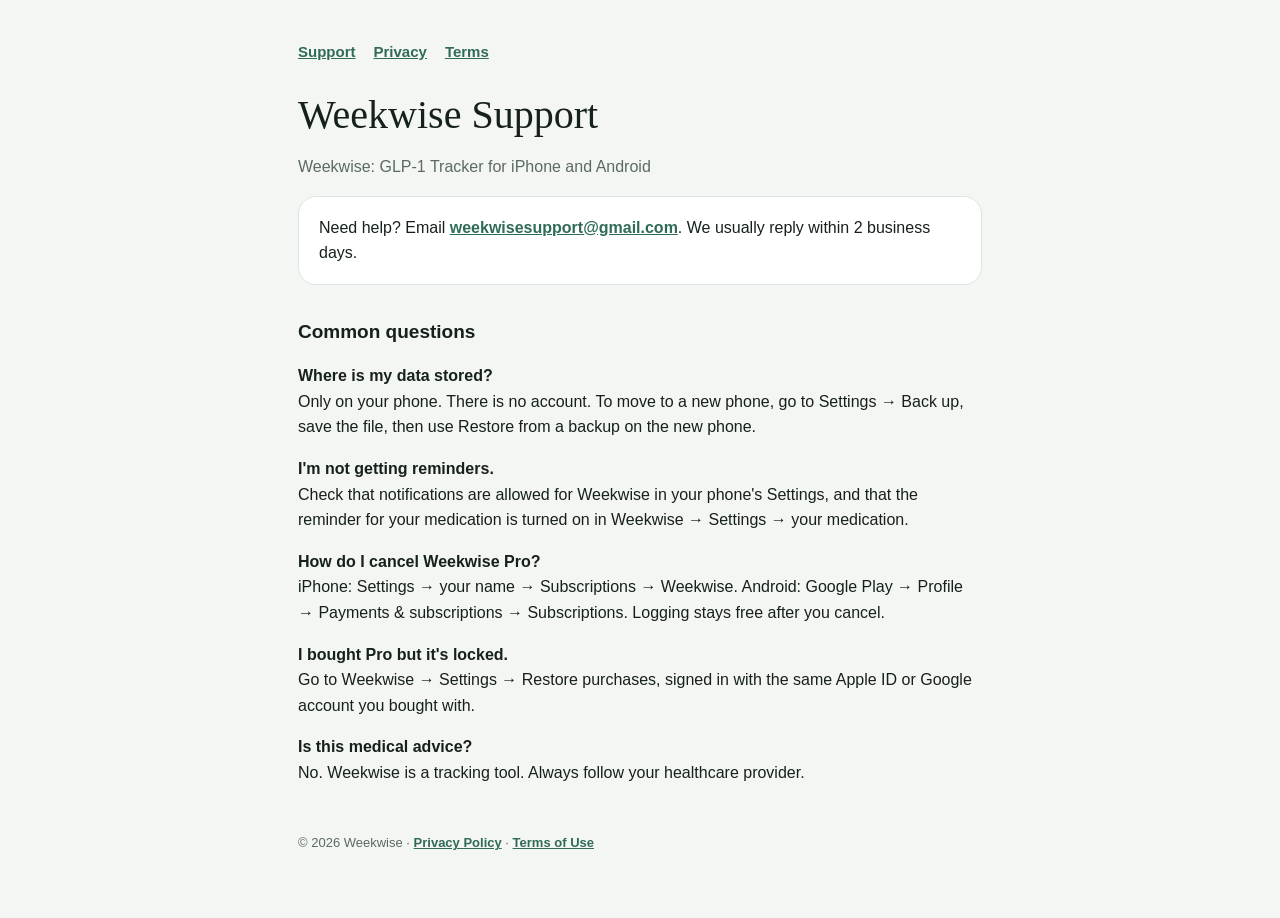
<file: index.html>
<!doctype html>
<html lang="en"><head><meta charset="utf-8"><meta name="viewport" content="width=device-width,initial-scale=1">
<title>Weekwise Support</title><link rel="stylesheet" href="style.css"></head>
<body><main>
<nav><a href="index.html">Support</a><a href="privacy.html">Privacy</a><a href="terms.html">Terms</a></nav>
<h1>Weekwise Support</h1>
<p class="muted">Weekwise: GLP-1 Tracker for iPhone and Android</p>
<div class="card">Need help? Email <a href="mailto:weekwisesupport@gmail.com">weekwisesupport@gmail.com</a>. We usually reply within 2 business days.</div>

<h2>Common questions</h2>
<p><strong>Where is my data stored?</strong><br>Only on your phone. There is no account. To move to a new phone, go to Settings → Back up, save the file, then use Restore from a backup on the new phone.</p>
<p><strong>I'm not getting reminders.</strong><br>Check that notifications are allowed for Weekwise in your phone's Settings, and that the reminder for your medication is turned on in Weekwise → Settings → your medication.</p>
<p><strong>How do I cancel Weekwise Pro?</strong><br>iPhone: Settings → your name → Subscriptions → Weekwise. Android: Google Play → Profile → Payments &amp; subscriptions → Subscriptions. Logging stays free after you cancel.</p>
<p><strong>I bought Pro but it's locked.</strong><br>Go to Weekwise → Settings → Restore purchases, signed in with the same Apple ID or Google account you bought with.</p>
<p><strong>Is this medical advice?</strong><br>No. Weekwise is a tracking tool. Always follow your healthcare provider.</p>
<footer>© 2026 Weekwise · <a href="privacy.html">Privacy Policy</a> · <a href="terms.html">Terms of Use</a></footer>
</main></body></html>
</file>
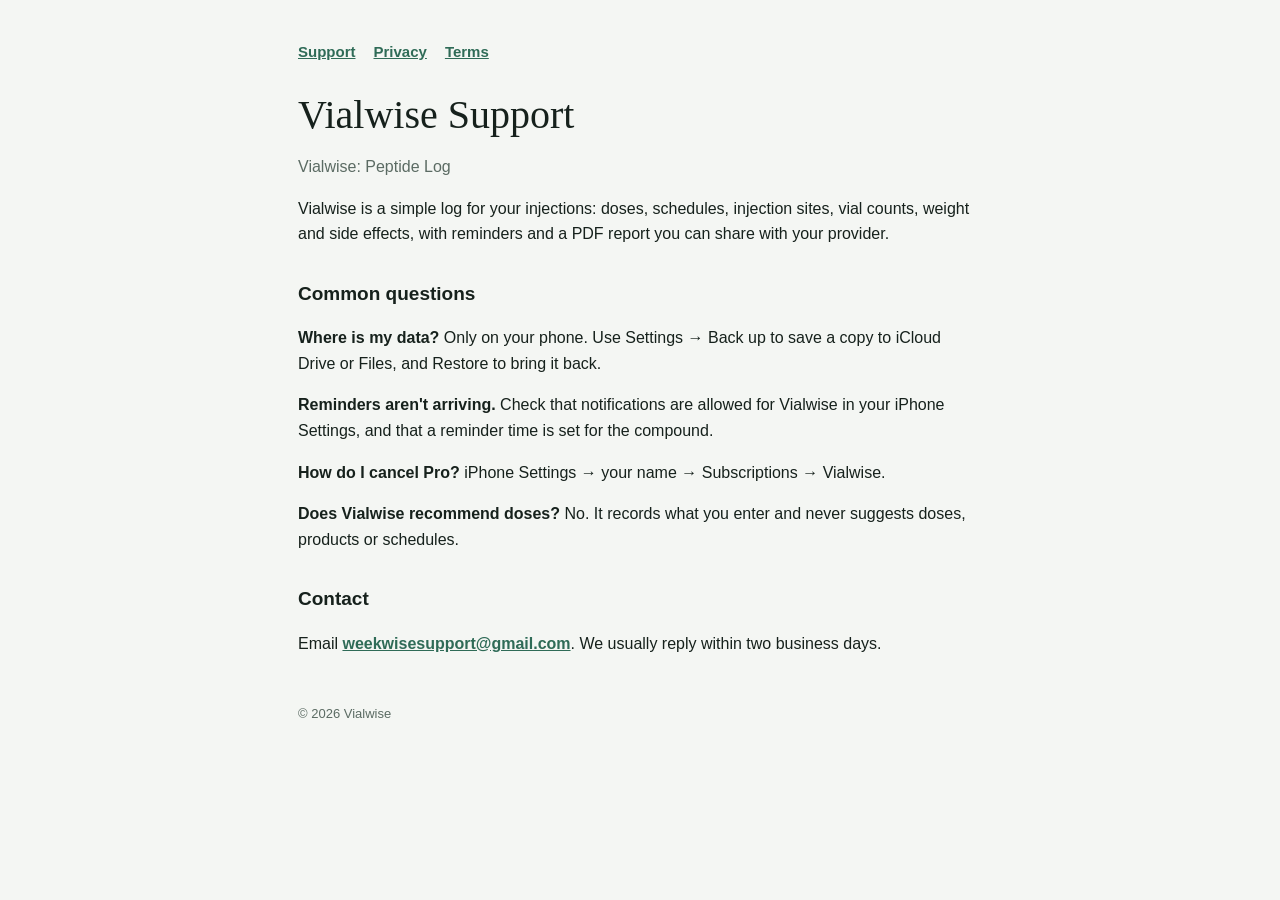
<file: vialwise/index.html>
<!doctype html>
<html lang="en"><head><meta charset="utf-8"><meta name="viewport" content="width=device-width,initial-scale=1">
<title>Vialwise Support</title><link rel="stylesheet" href="style.css"></head>
<body><main>
<nav><a href="index.html">Support</a><a href="privacy.html">Privacy</a><a href="terms.html">Terms</a></nav>
<h1>Vialwise Support</h1>
<p class="muted">Vialwise: Peptide Log</p>
<p>Vialwise is a simple log for your injections: doses, schedules, injection sites, vial counts, weight and side effects, with reminders and a PDF report you can share with your provider.</p>
<h2>Common questions</h2>
<p><strong>Where is my data?</strong> Only on your phone. Use Settings → Back up to save a copy to iCloud Drive or Files, and Restore to bring it back.</p>
<p><strong>Reminders aren't arriving.</strong> Check that notifications are allowed for Vialwise in your iPhone Settings, and that a reminder time is set for the compound.</p>
<p><strong>How do I cancel Pro?</strong> iPhone Settings → your name → Subscriptions → Vialwise.</p>
<p><strong>Does Vialwise recommend doses?</strong> No. It records what you enter and never suggests doses, products or schedules.</p>
<h2>Contact</h2>
<p>Email <a href="mailto:weekwisesupport@gmail.com">weekwisesupport@gmail.com</a>. We usually reply within two business days.</p>
<footer>© 2026 Vialwise</footer>
</main></body></html>
</file>
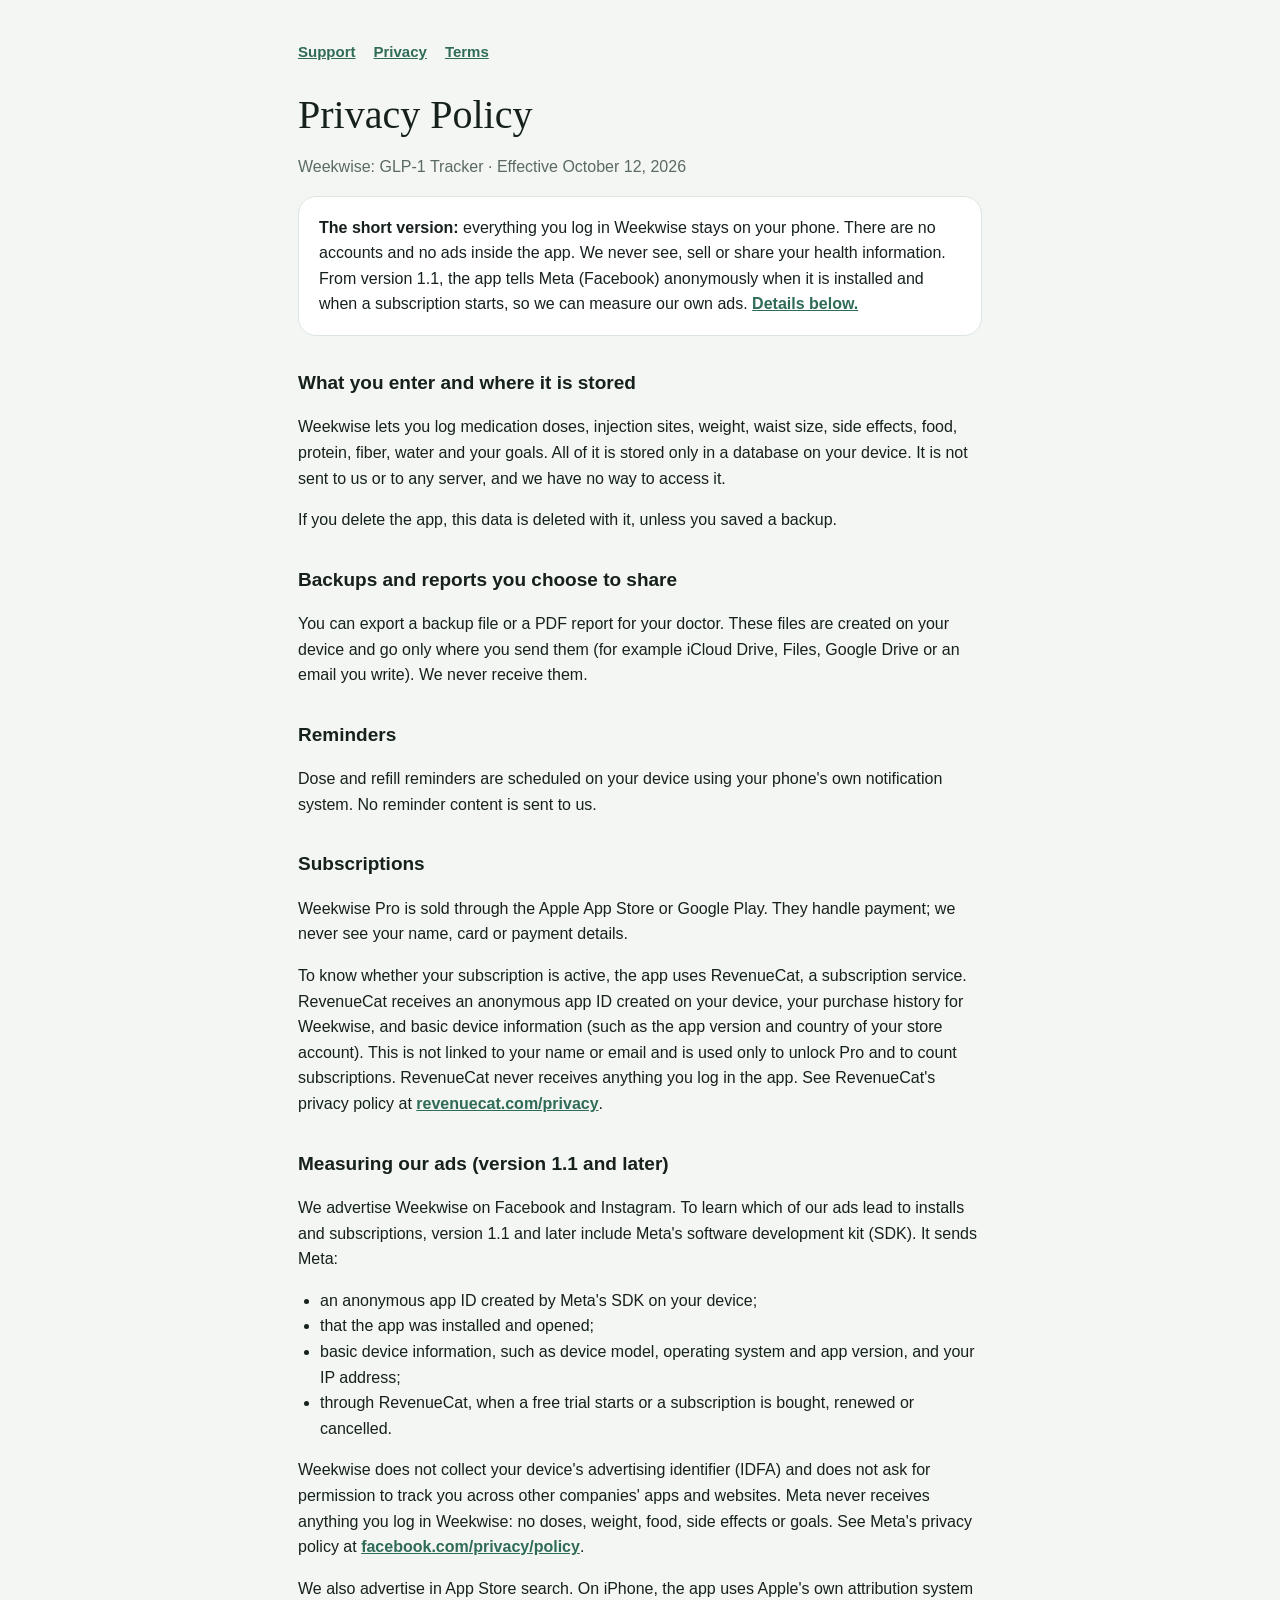
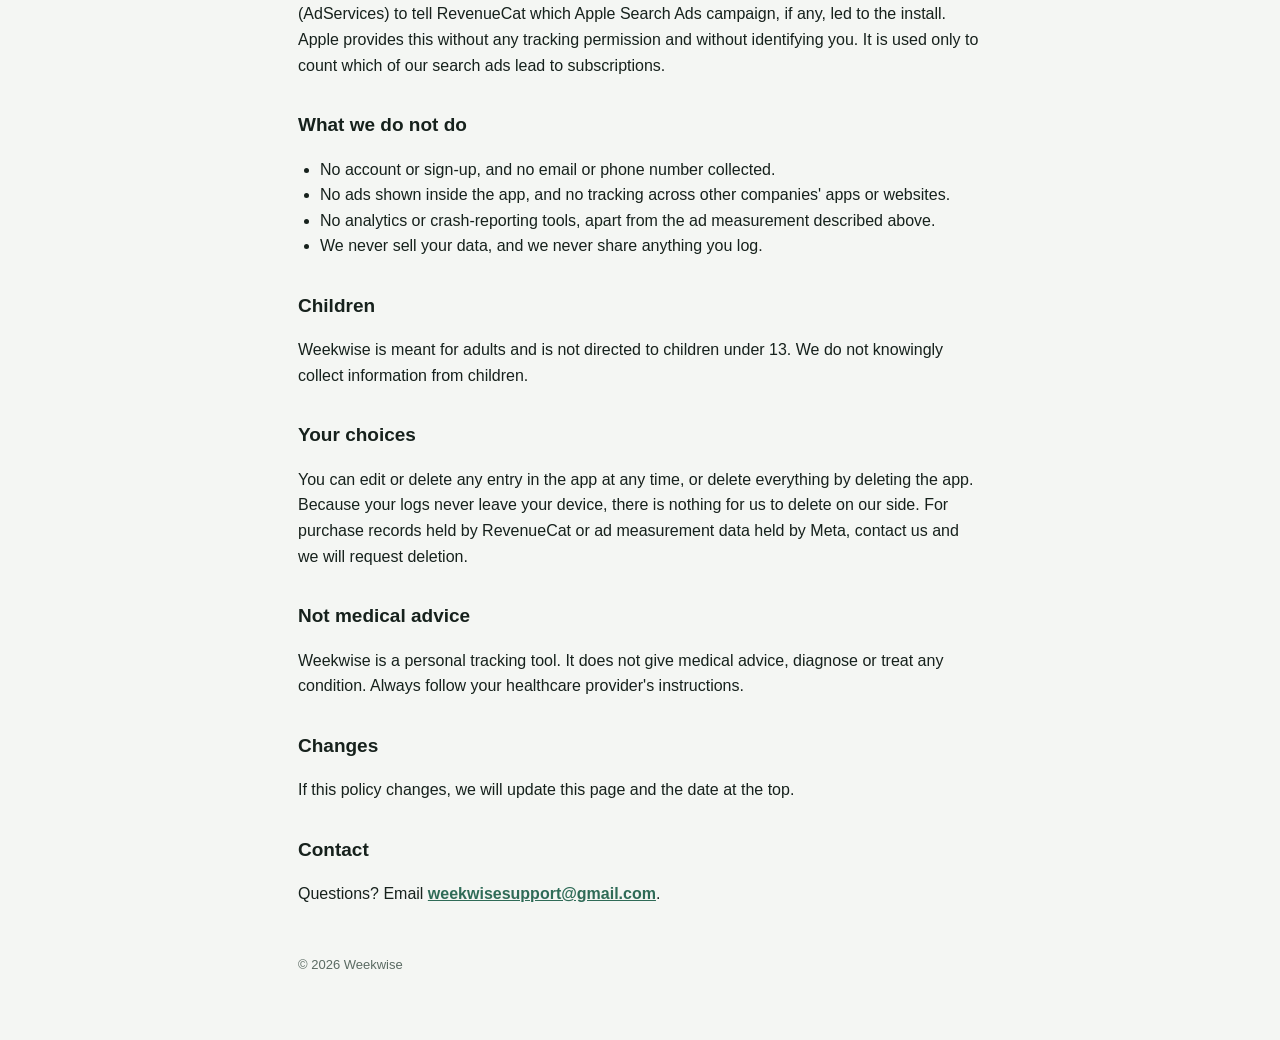
<file: privacy.html>
<!doctype html>
<html lang="en"><head><meta charset="utf-8"><meta name="viewport" content="width=device-width,initial-scale=1">
<title>Weekwise Privacy Policy</title><link rel="stylesheet" href="style.css"></head>
<body><main>
<nav><a href="index.html">Support</a><a href="privacy.html">Privacy</a><a href="terms.html">Terms</a></nav>
<h1>Privacy Policy</h1>
<p class="muted">Weekwise: GLP-1 Tracker · Effective October 12, 2026</p>

<div class="card"><strong>The short version:</strong> everything you log in Weekwise stays on your phone. There are no accounts and no ads inside the app. We never see, sell or share your health information. From version 1.1, the app tells Meta (Facebook) anonymously when it is installed and when a subscription starts, so we can measure our own ads. <a href="#ads">Details below.</a></div>

<h2>What you enter and where it is stored</h2>
<p>Weekwise lets you log medication doses, injection sites, weight, waist size, side effects, food, protein, fiber, water and your goals. All of it is stored only in a database on your device. It is not sent to us or to any server, and we have no way to access it.</p>
<p>If you delete the app, this data is deleted with it, unless you saved a backup.</p>

<h2>Backups and reports you choose to share</h2>
<p>You can export a backup file or a PDF report for your doctor. These files are created on your device and go only where you send them (for example iCloud Drive, Files, Google Drive or an email you write). We never receive them.</p>

<h2>Reminders</h2>
<p>Dose and refill reminders are scheduled on your device using your phone's own notification system. No reminder content is sent to us.</p>

<h2>Subscriptions</h2>
<p>Weekwise Pro is sold through the Apple App Store or Google Play. They handle payment; we never see your name, card or payment details.</p>
<p>To know whether your subscription is active, the app uses RevenueCat, a subscription service. RevenueCat receives an anonymous app ID created on your device, your purchase history for Weekwise, and basic device information (such as the app version and country of your store account). This is not linked to your name or email and is used only to unlock Pro and to count subscriptions. RevenueCat never receives anything you log in the app. See RevenueCat's privacy policy at <a href="https://www.revenuecat.com/privacy">revenuecat.com/privacy</a>.</p>

<h2 id="ads">Measuring our ads (version 1.1 and later)</h2>
<p>We advertise Weekwise on Facebook and Instagram. To learn which of our ads lead to installs and subscriptions, version 1.1 and later include Meta's software development kit (SDK). It sends Meta:</p>
<ul>
<li>an anonymous app ID created by Meta's SDK on your device;</li>
<li>that the app was installed and opened;</li>
<li>basic device information, such as device model, operating system and app version, and your IP address;</li>
<li>through RevenueCat, when a free trial starts or a subscription is bought, renewed or cancelled.</li>
</ul>
<p>Weekwise does not collect your device's advertising identifier (IDFA) and does not ask for permission to track you across other companies' apps and websites. Meta never receives anything you log in Weekwise: no doses, weight, food, side effects or goals. See Meta's privacy policy at <a href="https://www.facebook.com/privacy/policy">facebook.com/privacy/policy</a>.</p>
<p>We also advertise in App Store search. On iPhone, the app uses Apple's own attribution system (AdServices) to tell RevenueCat which Apple Search Ads campaign, if any, led to the install. Apple provides this without any tracking permission and without identifying you. It is used only to count which of our search ads lead to subscriptions.</p>

<h2>What we do not do</h2>
<ul>
<li>No account or sign-up, and no email or phone number collected.</li>
<li>No ads shown inside the app, and no tracking across other companies&#39; apps or websites.</li>
<li>No analytics or crash-reporting tools, apart from the ad measurement described above.</li>
<li>We never sell your data, and we never share anything you log.</li>
</ul>

<h2>Children</h2>
<p>Weekwise is meant for adults and is not directed to children under 13. We do not knowingly collect information from children.</p>

<h2>Your choices</h2>
<p>You can edit or delete any entry in the app at any time, or delete everything by deleting the app. Because your logs never leave your device, there is nothing for us to delete on our side. For purchase records held by RevenueCat or ad measurement data held by Meta, contact us and we will request deletion.</p>

<h2>Not medical advice</h2>
<p>Weekwise is a personal tracking tool. It does not give medical advice, diagnose or treat any condition. Always follow your healthcare provider's instructions.</p>

<h2>Changes</h2>
<p>If this policy changes, we will update this page and the date at the top.</p>

<h2>Contact</h2>
<p>Questions? Email <a href="mailto:weekwisesupport@gmail.com">weekwisesupport@gmail.com</a>.</p>
<footer>© 2026 Weekwise</footer>
</main></body></html>
</file>
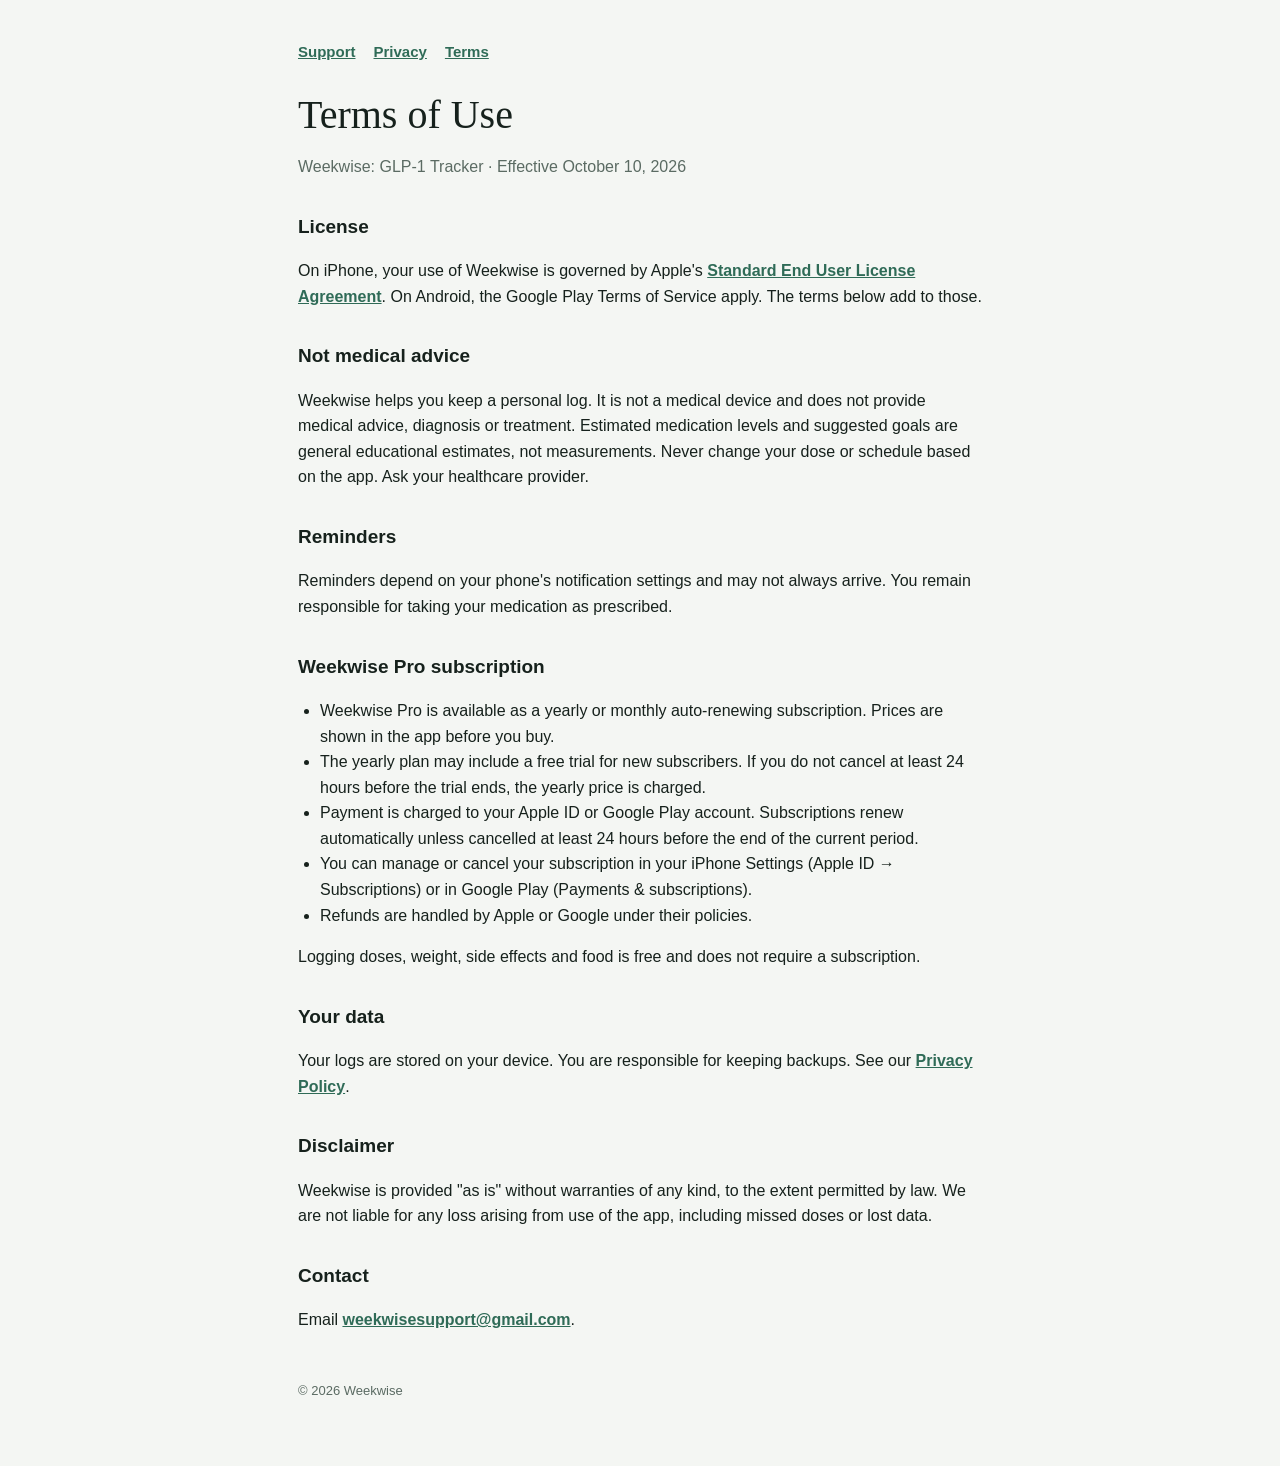
<file: terms.html>
<!doctype html>
<html lang="en"><head><meta charset="utf-8"><meta name="viewport" content="width=device-width,initial-scale=1">
<title>Weekwise Terms of Use</title><link rel="stylesheet" href="style.css"></head>
<body><main>
<nav><a href="index.html">Support</a><a href="privacy.html">Privacy</a><a href="terms.html">Terms</a></nav>
<h1>Terms of Use</h1>
<p class="muted">Weekwise: GLP-1 Tracker · Effective October 10, 2026</p>

<h2>License</h2>
<p>On iPhone, your use of Weekwise is governed by Apple's <a href="https://www.apple.com/legal/internet-services/itunes/dev/stdeula/">Standard End User License Agreement</a>. On Android, the Google Play Terms of Service apply. The terms below add to those.</p>

<h2>Not medical advice</h2>
<p>Weekwise helps you keep a personal log. It is not a medical device and does not provide medical advice, diagnosis or treatment. Estimated medication levels and suggested goals are general educational estimates, not measurements. Never change your dose or schedule based on the app. Ask your healthcare provider.</p>

<h2>Reminders</h2>
<p>Reminders depend on your phone's notification settings and may not always arrive. You remain responsible for taking your medication as prescribed.</p>

<h2>Weekwise Pro subscription</h2>
<ul>
<li>Weekwise Pro is available as a yearly or monthly auto-renewing subscription. Prices are shown in the app before you buy.</li>
<li>The yearly plan may include a free trial for new subscribers. If you do not cancel at least 24 hours before the trial ends, the yearly price is charged.</li>
<li>Payment is charged to your Apple ID or Google Play account. Subscriptions renew automatically unless cancelled at least 24 hours before the end of the current period.</li>
<li>You can manage or cancel your subscription in your iPhone Settings (Apple ID → Subscriptions) or in Google Play (Payments &amp; subscriptions).</li>
<li>Refunds are handled by Apple or Google under their policies.</li>
</ul>
<p>Logging doses, weight, side effects and food is free and does not require a subscription.</p>

<h2>Your data</h2>
<p>Your logs are stored on your device. You are responsible for keeping backups. See our <a href="privacy.html">Privacy Policy</a>.</p>

<h2>Disclaimer</h2>
<p>Weekwise is provided "as is" without warranties of any kind, to the extent permitted by law. We are not liable for any loss arising from use of the app, including missed doses or lost data.</p>

<h2>Contact</h2>
<p>Email <a href="mailto:weekwisesupport@gmail.com">weekwisesupport@gmail.com</a>.</p>
<footer>© 2026 Weekwise</footer>
</main></body></html>
</file>
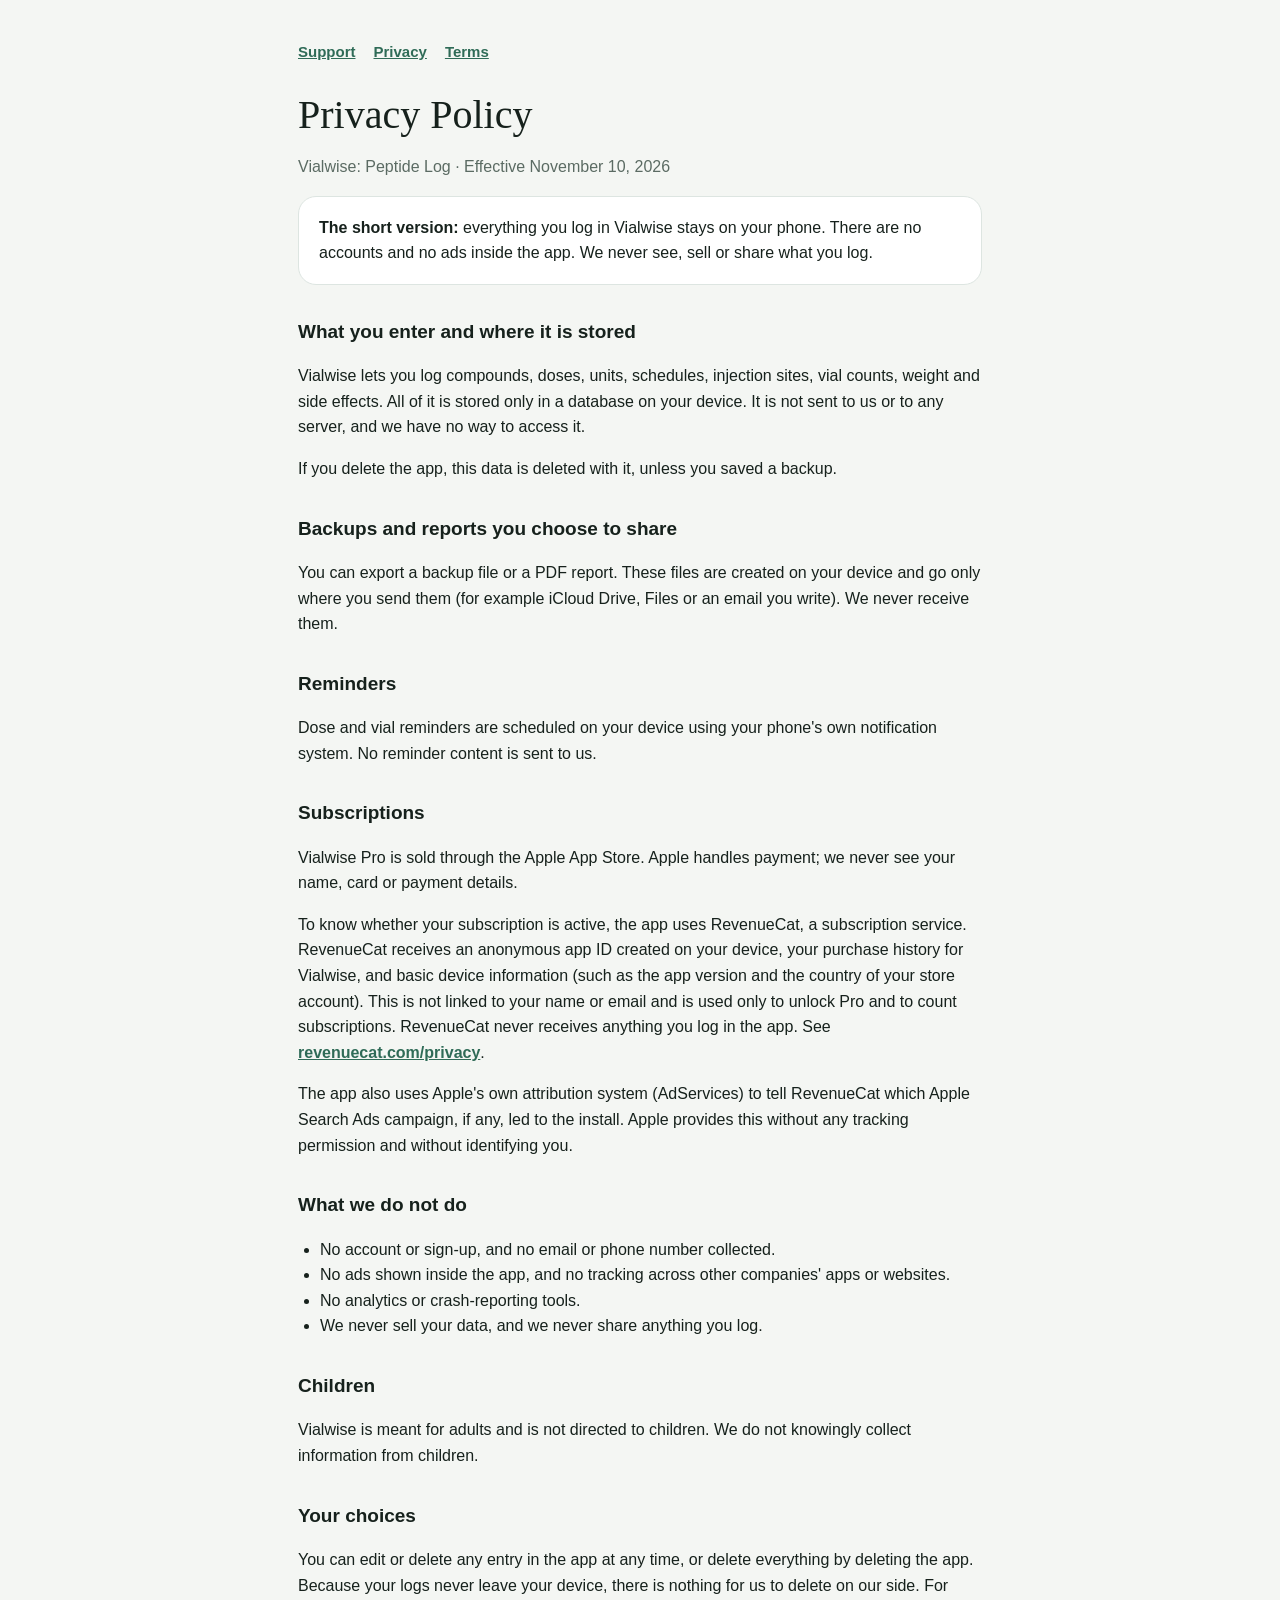
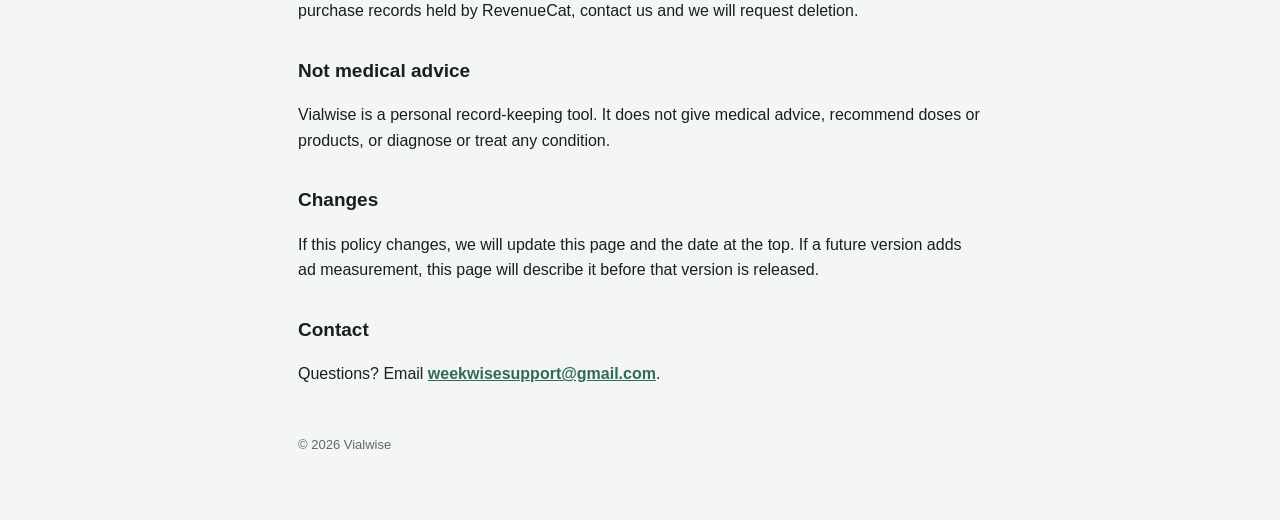
<file: vialwise/privacy.html>
<!doctype html>
<html lang="en"><head><meta charset="utf-8"><meta name="viewport" content="width=device-width,initial-scale=1">
<title>Vialwise Privacy Policy</title><link rel="stylesheet" href="style.css"></head>
<body><main>
<nav><a href="index.html">Support</a><a href="privacy.html">Privacy</a><a href="terms.html">Terms</a></nav>
<h1>Privacy Policy</h1>
<p class="muted">Vialwise: Peptide Log · Effective November 10, 2026</p>

<div class="card"><strong>The short version:</strong> everything you log in Vialwise stays on your phone. There are no accounts and no ads inside the app. We never see, sell or share what you log.</div>

<h2>What you enter and where it is stored</h2>
<p>Vialwise lets you log compounds, doses, units, schedules, injection sites, vial counts, weight and side effects. All of it is stored only in a database on your device. It is not sent to us or to any server, and we have no way to access it.</p>
<p>If you delete the app, this data is deleted with it, unless you saved a backup.</p>

<h2>Backups and reports you choose to share</h2>
<p>You can export a backup file or a PDF report. These files are created on your device and go only where you send them (for example iCloud Drive, Files or an email you write). We never receive them.</p>

<h2>Reminders</h2>
<p>Dose and vial reminders are scheduled on your device using your phone's own notification system. No reminder content is sent to us.</p>

<h2>Subscriptions</h2>
<p>Vialwise Pro is sold through the Apple App Store. Apple handles payment; we never see your name, card or payment details.</p>
<p>To know whether your subscription is active, the app uses RevenueCat, a subscription service. RevenueCat receives an anonymous app ID created on your device, your purchase history for Vialwise, and basic device information (such as the app version and the country of your store account). This is not linked to your name or email and is used only to unlock Pro and to count subscriptions. RevenueCat never receives anything you log in the app. See <a href="https://www.revenuecat.com/privacy">revenuecat.com/privacy</a>.</p>
<p>The app also uses Apple's own attribution system (AdServices) to tell RevenueCat which Apple Search Ads campaign, if any, led to the install. Apple provides this without any tracking permission and without identifying you.</p>

<h2>What we do not do</h2>
<ul>
<li>No account or sign-up, and no email or phone number collected.</li>
<li>No ads shown inside the app, and no tracking across other companies&#39; apps or websites.</li>
<li>No analytics or crash-reporting tools.</li>
<li>We never sell your data, and we never share anything you log.</li>
</ul>

<h2>Children</h2>
<p>Vialwise is meant for adults and is not directed to children. We do not knowingly collect information from children.</p>

<h2>Your choices</h2>
<p>You can edit or delete any entry in the app at any time, or delete everything by deleting the app. Because your logs never leave your device, there is nothing for us to delete on our side. For purchase records held by RevenueCat, contact us and we will request deletion.</p>

<h2>Not medical advice</h2>
<p>Vialwise is a personal record-keeping tool. It does not give medical advice, recommend doses or products, or diagnose or treat any condition.</p>

<h2>Changes</h2>
<p>If this policy changes, we will update this page and the date at the top. If a future version adds ad measurement, this page will describe it before that version is released.</p>

<h2>Contact</h2>
<p>Questions? Email <a href="mailto:weekwisesupport@gmail.com">weekwisesupport@gmail.com</a>.</p>
<footer>© 2026 Vialwise</footer>
</main></body></html>
</file>
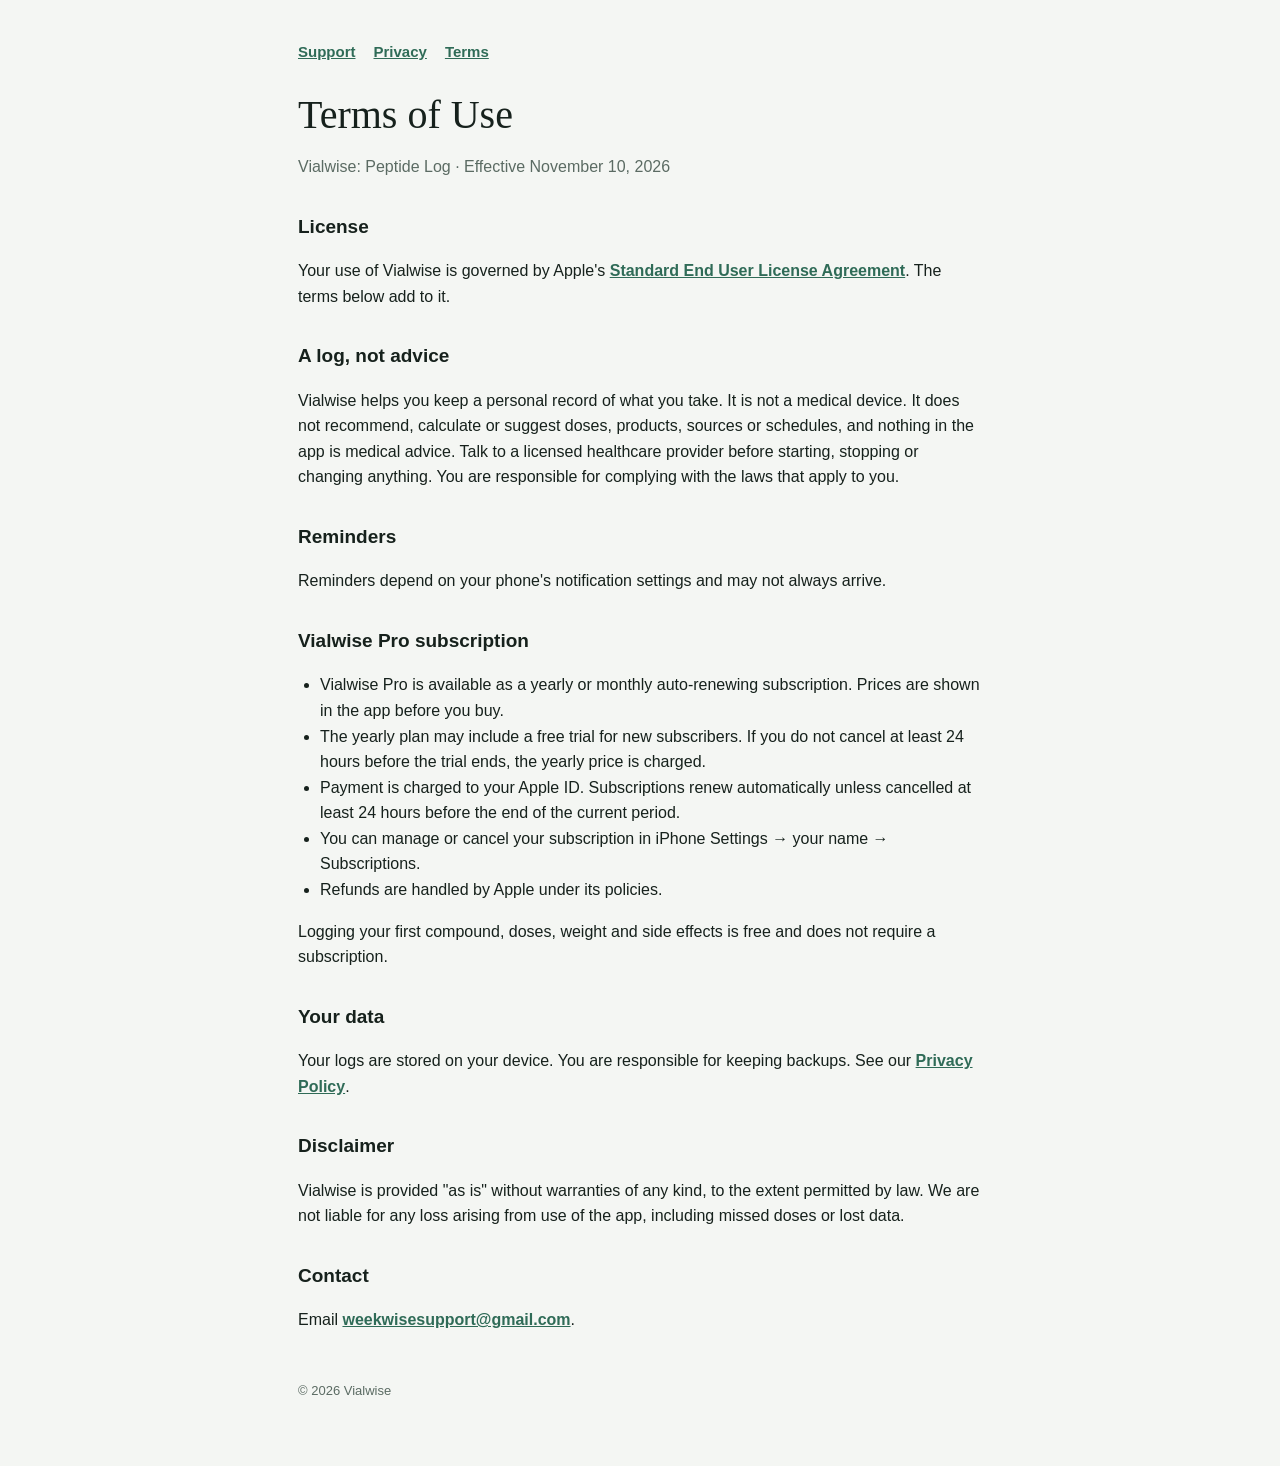
<file: vialwise/terms.html>
<!doctype html>
<html lang="en"><head><meta charset="utf-8"><meta name="viewport" content="width=device-width,initial-scale=1">
<title>Vialwise Terms of Use</title><link rel="stylesheet" href="style.css"></head>
<body><main>
<nav><a href="index.html">Support</a><a href="privacy.html">Privacy</a><a href="terms.html">Terms</a></nav>
<h1>Terms of Use</h1>
<p class="muted">Vialwise: Peptide Log · Effective November 10, 2026</p>

<h2>License</h2>
<p>Your use of Vialwise is governed by Apple's <a href="https://www.apple.com/legal/internet-services/itunes/dev/stdeula/">Standard End User License Agreement</a>. The terms below add to it.</p>

<h2>A log, not advice</h2>
<p>Vialwise helps you keep a personal record of what you take. It is not a medical device. It does not recommend, calculate or suggest doses, products, sources or schedules, and nothing in the app is medical advice. Talk to a licensed healthcare provider before starting, stopping or changing anything. You are responsible for complying with the laws that apply to you.</p>

<h2>Reminders</h2>
<p>Reminders depend on your phone's notification settings and may not always arrive.</p>

<h2>Vialwise Pro subscription</h2>
<ul>
<li>Vialwise Pro is available as a yearly or monthly auto-renewing subscription. Prices are shown in the app before you buy.</li>
<li>The yearly plan may include a free trial for new subscribers. If you do not cancel at least 24 hours before the trial ends, the yearly price is charged.</li>
<li>Payment is charged to your Apple ID. Subscriptions renew automatically unless cancelled at least 24 hours before the end of the current period.</li>
<li>You can manage or cancel your subscription in iPhone Settings → your name → Subscriptions.</li>
<li>Refunds are handled by Apple under its policies.</li>
</ul>
<p>Logging your first compound, doses, weight and side effects is free and does not require a subscription.</p>

<h2>Your data</h2>
<p>Your logs are stored on your device. You are responsible for keeping backups. See our <a href="privacy.html">Privacy Policy</a>.</p>

<h2>Disclaimer</h2>
<p>Vialwise is provided "as is" without warranties of any kind, to the extent permitted by law. We are not liable for any loss arising from use of the app, including missed doses or lost data.</p>

<h2>Contact</h2>
<p>Email <a href="mailto:weekwisesupport@gmail.com">weekwisesupport@gmail.com</a>.</p>
<footer>© 2026 Vialwise</footer>
</main></body></html>
</file>
<file: style.css>
:root{--bg:#f4f6f3;--card:#fff;--ink:#16211c;--muted:#5b6b63;--pine:#2f6b57;--line:#dde5e1}
@media (prefers-color-scheme:dark){:root{--bg:#121816;--card:#1b2320;--ink:#e8efeb;--muted:#9fb0a8;--pine:#6cc0a0;--line:#2a3531}}
*{box-sizing:border-box}body{margin:0;background:var(--bg);color:var(--ink);font:16px/1.6 -apple-system,BlinkMacSystemFont,"Segoe UI",Roboto,Helvetica,Arial,sans-serif}
main{max-width:720px;margin:0 auto;padding:40px 18px 64px}
h1{font-family:Georgia,"Times New Roman",serif;font-weight:400;font-size:40px;line-height:1.15;margin:0 0 6px}
h2{font-size:19px;margin:32px 0 8px}p,li{color:var(--ink)}.muted{color:var(--muted)}
a{color:var(--pine);font-weight:600}nav{display:flex;gap:18px;margin-bottom:28px;font-size:15px}
.card{background:var(--card);border:1px solid var(--line);border-radius:18px;padding:18px 20px;margin:16px 0}
ul{padding-left:22px}footer{margin-top:48px;font-size:13px;color:var(--muted)}
</file>
<file: vialwise/style.css>
:root{--bg:#f4f6f3;--card:#fff;--ink:#16211c;--muted:#5b6b63;--pine:#2f6b57;--line:#dde5e1}
@media (prefers-color-scheme:dark){:root{--bg:#121816;--card:#1b2320;--ink:#e8efeb;--muted:#9fb0a8;--pine:#6cc0a0;--line:#2a3531}}
*{box-sizing:border-box}body{margin:0;background:var(--bg);color:var(--ink);font:16px/1.6 -apple-system,BlinkMacSystemFont,"Segoe UI",Roboto,Helvetica,Arial,sans-serif}
main{max-width:720px;margin:0 auto;padding:40px 18px 64px}
h1{font-family:Georgia,"Times New Roman",serif;font-weight:400;font-size:40px;line-height:1.15;margin:0 0 6px}
h2{font-size:19px;margin:32px 0 8px}p,li{color:var(--ink)}.muted{color:var(--muted)}
a{color:var(--pine);font-weight:600}nav{display:flex;gap:18px;margin-bottom:28px;font-size:15px}
.card{background:var(--card);border:1px solid var(--line);border-radius:18px;padding:18px 20px;margin:16px 0}
ul{padding-left:22px}footer{margin-top:48px;font-size:13px;color:var(--muted)}
</file>
